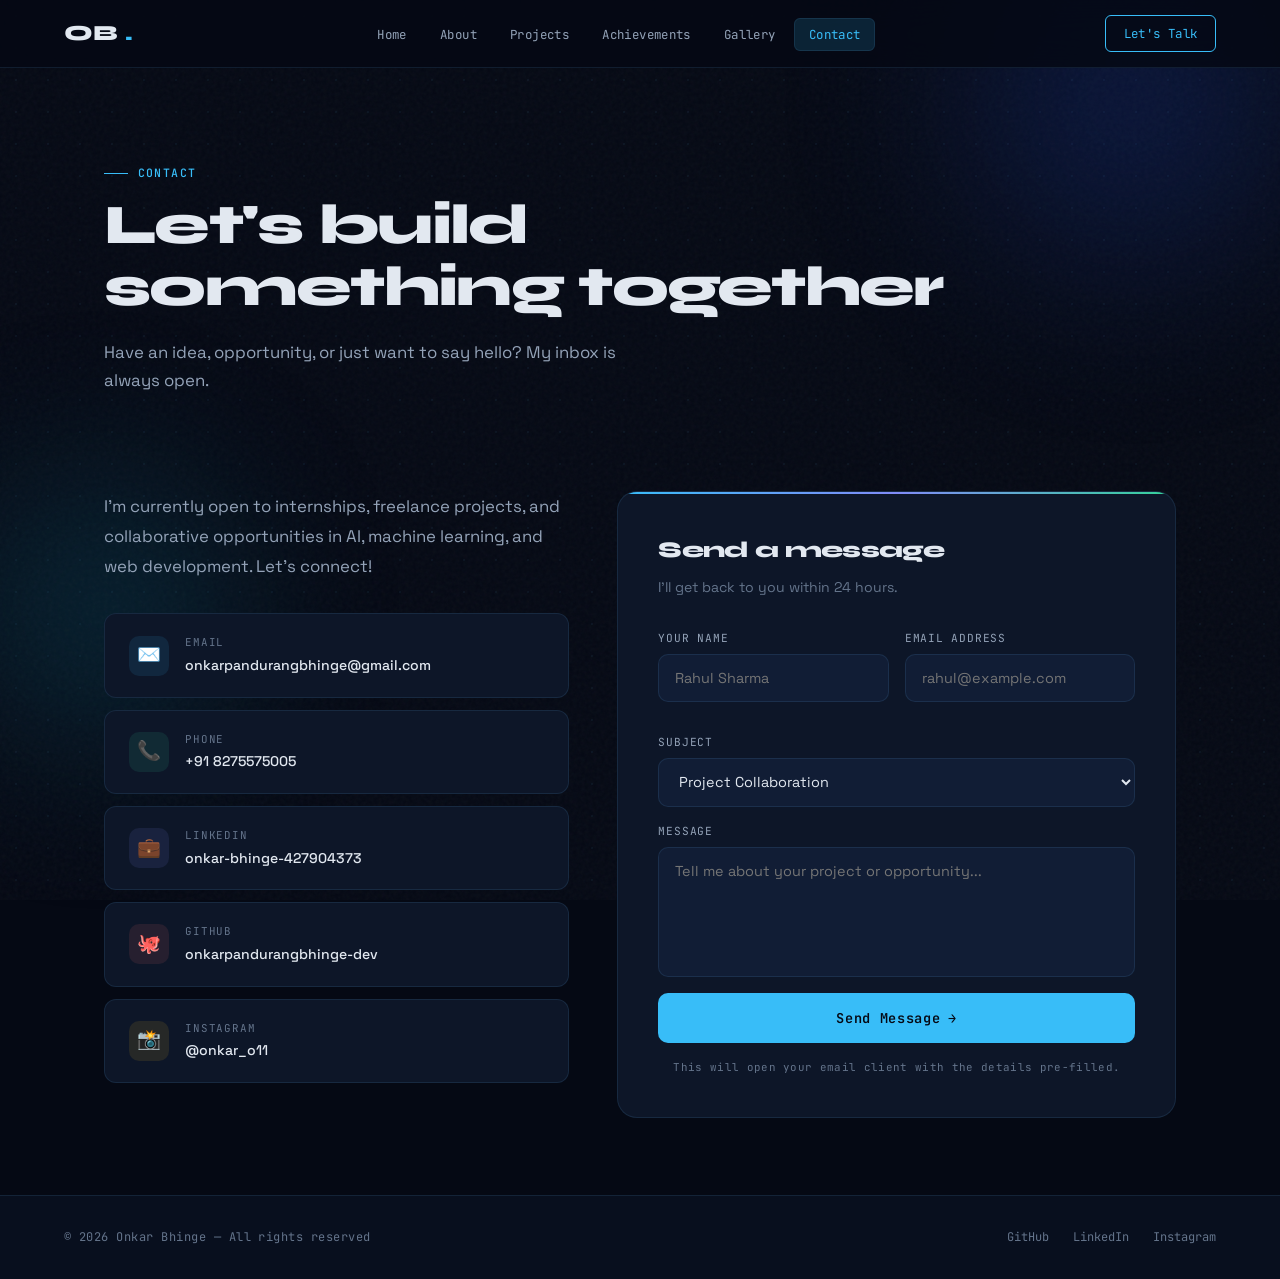
<file: contact.html>
<!DOCTYPE html>
<html lang="en">
<head>
<meta charset="UTF-8"/>
<meta name="viewport" content="width=device-width, initial-scale=1.0"/>
<title>Contact — Onkar Bhinge</title>
<link rel="stylesheet" href="style.css"/>
<style>
.contact-hero {
  padding: clamp(4rem, 8vw, 6rem) clamp(1.5rem, 5vw, 4rem) 3rem;
  max-width: 1200px;
  margin: 0 auto;
  position: relative;
  z-index: 1;
}

.contact-body {
  max-width: 1200px;
  margin: 0 auto;
  padding: 0 clamp(1.5rem, 5vw, 4rem) clamp(3rem, 6vw, 5rem);
  display: grid;
  grid-template-columns: 1fr 1.2fr;
  gap: 3rem;
  position: relative;
  z-index: 1;
}

/* LEFT: INFO */
.contact-info { display: flex; flex-direction: column; gap: 2rem; }

.contact-intro {
  font-size: 1.05rem;
  color: var(--text-dim);
  line-height: 1.8;
}

.contact-methods { display: flex; flex-direction: column; gap: 0.75rem; }

.contact-method {
  display: flex;
  align-items: center;
  gap: 1rem;
  padding: 1.25rem 1.5rem;
  background: var(--surface);
  border: 1px solid var(--border);
  border-radius: 12px;
  text-decoration: none;
  transition: border-color 0.25s, transform 0.2s;
}
.contact-method:hover {
  border-color: rgba(56,189,248,0.35);
  transform: translateX(4px);
}
.cm-icon {
  width: 40px; height: 40px;
  border-radius: 10px;
  display: flex;
  align-items: center;
  justify-content: center;
  font-size: 1.2rem;
  flex-shrink: 0;
}
.cm-icon-mail { background: rgba(56,189,248,0.1); }
.cm-icon-phone { background: rgba(52,211,153,0.1); }
.cm-icon-li { background: rgba(129,140,248,0.1); }
.cm-icon-gh { background: rgba(248,113,113,0.1); }
.cm-icon-ig { background: rgba(251,191,36,0.1); }
.cm-label {
  font-family: var(--font-mono);
  font-size: 0.68rem;
  letter-spacing: 0.08em;
  text-transform: uppercase;
  color: var(--text-muted);
  margin-bottom: 0.15rem;
}
.cm-value {
  font-size: 0.88rem;
  font-weight: 500;
  color: var(--text);
  word-break: break-all;
}

/* RIGHT: FORM */
.contact-form-wrap { }
.form-card {
  background: var(--surface);
  border: 1px solid var(--border);
  border-radius: 20px;
  padding: 2.5rem;
  position: relative;
  overflow: hidden;
}
.form-card::before {
  content: '';
  position: absolute;
  top: 0; left: 0; right: 0;
  height: 2px;
  background: linear-gradient(90deg, var(--accent), var(--accent2), var(--accent3));
}
.form-title {
  font-family: var(--font-display);
  font-size: 1.4rem;
  font-weight: 800;
  letter-spacing: -0.03em;
  color: var(--text);
  margin-bottom: 0.5rem;
}
.form-sub {
  font-size: 0.88rem;
  color: var(--text-muted);
  margin-bottom: 2rem;
}

.form-row {
  display: grid;
  grid-template-columns: 1fr 1fr;
  gap: 1rem;
  margin-bottom: 1rem;
}
.form-group {
  display: flex;
  flex-direction: column;
  gap: 0.4rem;
  margin-bottom: 1rem;
}
.form-group label {
  font-family: var(--font-mono);
  font-size: 0.7rem;
  letter-spacing: 0.07em;
  text-transform: uppercase;
  color: var(--text-dim);
}
.form-group input,
.form-group textarea,
.form-group select {
  background: var(--surface2);
  border: 1px solid var(--border);
  border-radius: 10px;
  padding: 0.85rem 1rem;
  color: var(--text);
  font-family: var(--font-body);
  font-size: 0.9rem;
  transition: border-color 0.2s, box-shadow 0.2s;
  outline: none;
  width: 100%;
  resize: none;
}
.form-group input:focus,
.form-group textarea:focus,
.form-group select:focus {
  border-color: rgba(56,189,248,0.5);
  box-shadow: 0 0 0 3px rgba(56,189,248,0.06);
}
.form-group textarea { min-height: 130px; }
.form-group select option { background: var(--surface2); }

.form-submit {
  width: 100%;
  background: var(--accent);
  color: var(--bg);
  border: none;
  border-radius: 10px;
  padding: 1rem;
  font-family: var(--font-mono);
  font-size: 0.85rem;
  font-weight: 600;
  letter-spacing: 0.05em;
  cursor: pointer;
  transition: all 0.2s;
  display: flex;
  align-items: center;
  justify-content: center;
  gap: 0.5rem;
  margin-top: 0.5rem;
}
.form-submit:hover {
  background: #7dd3fc;
  transform: translateY(-1px);
  box-shadow: 0 8px 32px rgba(56,189,248,0.25);
}
.form-submit:active { transform: translateY(0); }

.form-note {
  font-family: var(--font-mono);
  font-size: 0.68rem;
  color: var(--text-muted);
  text-align: center;
  margin-top: 1rem;
  letter-spacing: 0.03em;
}

/* Success msg */
.form-success {
  display: none;
  text-align: center;
  padding: 2rem 0;
}
.form-success.show { display: block; }
.success-icon {
  font-size: 2.5rem;
  margin-bottom: 1rem;
}
.success-title {
  font-family: var(--font-display);
  font-size: 1.3rem;
  font-weight: 800;
  color: var(--accent3);
  margin-bottom: 0.5rem;
}
.success-msg { font-size: 0.9rem; color: var(--text-dim); }

@media (max-width: 800px) {
  .contact-body { grid-template-columns: 1fr; }
  .form-row { grid-template-columns: 1fr; }
}
</style>
</head>
<body>
<div class="dot-grid"></div>
<div class="orb orb-1"></div>
<div class="orb orb-2"></div>

<nav id="navbar">
  <a href="index.html" class="nav-logo">OB<span>.</span></a>
  <ul class="nav-links" id="navLinks">
    <li><a href="index.html">Home</a></li>
    <li><a href="about.html">About</a></li>
    <li><a href="projects.html">Projects</a></li>
    <li><a href="achievements.html">Achievements</a></li>
    <li><a href="gallery.html">Gallery</a></li>
    <li><a href="contact.html" class="active">Contact</a></li>
  </ul>
  <a href="contact.html" class="nav-cta" id="navCta">Let's Talk</a>
  <button class="nav-burger" id="burger" aria-label="Toggle menu">
    <span></span><span></span><span></span>
  </button>
</nav>

<div class="page">
  <div class="contact-hero">
    <div class="section-eyebrow">Contact</div>
    <h1 class="section-title">Let's build<br/>something together</h1>
    <p class="section-subtitle">Have an idea, opportunity, or just want to say hello? My inbox is always open.</p>
  </div>

  <div class="contact-body">
    <!-- LEFT INFO -->
    <div class="contact-info">
      <p class="contact-intro">I'm currently open to internships, freelance projects, and collaborative opportunities in AI, machine learning, and web development. Let's connect!</p>

      <div class="contact-methods">
        <a href="mailto:onkarpandurangbhinge@gmail.com?subject=Hello Onkar&body=Hi Onkar, I came across your portfolio..." class="contact-method">
          <div class="cm-icon cm-icon-mail">✉️</div>
          <div>
            <div class="cm-label">Email</div>
            <div class="cm-value">onkarpandurangbhinge@gmail.com</div>
          </div>
        </a>
        <a href="tel:+918275575005" class="contact-method">
          <div class="cm-icon cm-icon-phone">📞</div>
          <div>
            <div class="cm-label">Phone</div>
            <div class="cm-value">+91 8275575005</div>
          </div>
        </a>
        <a href="https://www.linkedin.com/in/onkar-bhinge-427904373/" class="contact-method" target="_blank">
          <div class="cm-icon cm-icon-li">💼</div>
          <div>
            <div class="cm-label">LinkedIn</div>
            <div class="cm-value">onkar-bhinge-427904373</div>
          </div>
        </a>
        <a href="https://github.com/onkarpandurangbhinge-dev" class="contact-method" target="_blank">
          <div class="cm-icon cm-icon-gh">🐙</div>
          <div>
            <div class="cm-label">GitHub</div>
            <div class="cm-value">onkarpandurangbhinge-dev</div>
          </div>
        </a>
        <a href="https://www.instagram.com/onkar_o11" class="contact-method" target="_blank">
          <div class="cm-icon cm-icon-ig">📸</div>
          <div>
            <div class="cm-label">Instagram</div>
            <div class="cm-value">@onkar_o11</div>
          </div>
        </a>
      </div>
    </div>

    <!-- RIGHT FORM -->
    <div class="contact-form-wrap">
      <div class="form-card">
        <div id="formContent">
          <div class="form-title">Send a message</div>
          <div class="form-sub">I'll get back to you within 24 hours.</div>

          <form id="contactForm" onsubmit="handleSubmit(event)">
            <div class="form-row">
              <div class="form-group">
                <label for="name">Your Name</label>
                <input type="text" id="name" name="name" placeholder="Rahul Sharma" required/>
              </div>
              <div class="form-group">
                <label for="email">Email Address</label>
                <input type="email" id="email" name="email" placeholder="rahul@example.com" required/>
              </div>
            </div>
            <div class="form-group">
              <label for="subject">Subject</label>
              <select id="subject" name="subject">
                <option value="collaboration">Project Collaboration</option>
                <option value="internship">Internship Opportunity</option>
                <option value="freelance">Freelance Work</option>
                <option value="general">General Inquiry</option>
                <option value="other">Other</option>
              </select>
            </div>
            <div class="form-group">
              <label for="message">Message</label>
              <textarea id="message" name="message" placeholder="Tell me about your project or opportunity..." required></textarea>
            </div>
            <button type="submit" class="form-submit">
              Send Message <span>→</span>
            </button>
            <p class="form-note">This will open your email client with the details pre-filled.</p>
          </form>
        </div>

        <div class="form-success" id="formSuccess">
          <div class="success-icon">✅</div>
          <div class="success-title">Message ready to send!</div>
          <p class="success-msg" style="margin-top: 0.5rem;">Your email client should have opened. If not, email me directly at onkarpandurangbhinge@gmail.com</p>
        </div>
      </div>
    </div>
  </div>

  <footer>
    <p>© 2026 Onkar Bhinge — All rights reserved</p>
    <div class="footer-links">
      <a href="https://github.com/onkarpandurangbhinge-dev" target="_blank">GitHub</a>
      <a href="https://www.linkedin.com/in/onkar-bhinge-427904373/" target="_blank">LinkedIn</a>
      <a href="https://www.instagram.com/onkar_o11" target="_blank">Instagram</a>
    </div>
  </footer>
</div>

<script>
const burger = document.getElementById('burger');
const navLinks = document.getElementById('navLinks');
const navCta = document.getElementById('navCta');
burger.addEventListener('click', () => {
  navLinks.classList.toggle('open');
  navCta.classList.toggle('open-cta');
});

function handleSubmit(e) {
  e.preventDefault();
  const name = document.getElementById('name').value;
  const email = document.getElementById('email').value;
  const subject = document.getElementById('subject').options[document.getElementById('subject').selectedIndex].text;
  const message = document.getElementById('message').value;

  const mailTo = `mailto:onkarpandurangbhinge@gmail.com?subject=${encodeURIComponent(subject + ' from ' + name)}&body=${encodeURIComponent('Name: ' + name + '\nEmail: ' + email + '\n\n' + message)}`;
  window.location.href = mailTo;

  document.getElementById('formSuccess').classList.add('show');
  document.getElementById('contactForm').reset();
  setTimeout(() => document.getElementById('formSuccess').classList.remove('show'), 6000);
}
</script>
</body>
</html>
</file>
<file: style.css>
@import url('https://fonts.googleapis.com/css2?family=Space+Grotesk:wght@300;400;500;600;700&family=Syne:wght@400;500;600;700;800&family=JetBrains+Mono:wght@300;400;500&display=swap');

:root {
  --bg: #050914;
  --bg2: #080f1e;
  --surface: #0d1628;
  --surface2: #111d35;
  --border: rgba(99, 179, 237, 0.12);
  --accent: #38bdf8;
  --accent2: #818cf8;
  --accent3: #34d399;
  --text: #e2e8f0;
  --text-muted: #64748b;
  --text-dim: #94a3b8;
  --glow: rgba(56, 189, 248, 0.15);
  --font-display: 'Syne', sans-serif;
  --font-body: 'Space Grotesk', sans-serif;
  --font-mono: 'JetBrains Mono', monospace;
  --nav-h: 68px;
}

*, *::before, *::after { box-sizing: border-box; margin: 0; padding: 0; }

html { scroll-behavior: smooth; }

body {
  font-family: var(--font-body);
  background: var(--bg);
  color: var(--text);
  min-height: 100vh;
  overflow-x: hidden;
  line-height: 1.6;
}

/* ── NOISE TEXTURE ── */
body::before {
  content: '';
  position: fixed;
  inset: 0;
  background-image: url("data:image/svg+xml,%3Csvg viewBox='0 0 256 256' xmlns='http://www.w3.org/2000/svg'%3E%3Cfilter id='n'%3E%3CfeTurbulence type='fractalNoise' baseFrequency='0.9' numOctaves='4' stitchTiles='stitch'/%3E%3C/filter%3E%3Crect width='100%25' height='100%25' filter='url(%23n)' opacity='0.04'/%3E%3C/svg%3E");
  pointer-events: none;
  z-index: 0;
}

/* ── NAVIGATION ── */
nav {
  position: fixed;
  top: 0; left: 0; right: 0;
  height: var(--nav-h);
  background: rgba(5, 9, 20, 0.85);
  backdrop-filter: blur(20px);
  border-bottom: 1px solid var(--border);
  display: flex;
  align-items: center;
  justify-content: space-between;
  padding: 0 clamp(1.5rem, 5vw, 4rem);
  z-index: 100;
}

.nav-logo {
  font-family: var(--font-display);
  font-size: 1.35rem;
  font-weight: 800;
  color: var(--text);
  text-decoration: none;
  letter-spacing: -0.02em;
  display: flex;
  align-items: center;
  gap: 0.5rem;
}
.nav-logo span { color: var(--accent); }

.nav-links {
  display: flex;
  gap: 0.25rem;
  list-style: none;
}

.nav-links a {
  font-family: var(--font-mono);
  font-size: 0.78rem;
  font-weight: 400;
  color: var(--text-dim);
  text-decoration: none;
  padding: 0.45rem 0.85rem;
  border-radius: 6px;
  border: 1px solid transparent;
  transition: all 0.2s ease;
  letter-spacing: 0.03em;
}
.nav-links a:hover,
.nav-links a.active {
  color: var(--accent);
  border-color: var(--border);
  background: var(--glow);
}

.nav-cta {
  font-family: var(--font-mono);
  font-size: 0.78rem;
  color: var(--accent);
  border: 1px solid var(--accent);
  padding: 0.45rem 1.1rem;
  border-radius: 6px;
  text-decoration: none;
  transition: all 0.2s ease;
  letter-spacing: 0.03em;
}
.nav-cta:hover {
  background: var(--accent);
  color: var(--bg);
}

.nav-burger {
  display: none;
  background: none;
  border: none;
  cursor: pointer;
  flex-direction: column;
  gap: 5px;
  padding: 4px;
}
.nav-burger span {
  display: block;
  width: 22px; height: 2px;
  background: var(--text-dim);
  transition: 0.2s;
}

/* ── PAGE WRAPPER ── */
.page {
  padding-top: var(--nav-h);
  min-height: 100vh;
  position: relative;
  z-index: 1;
}

/* ── GRID DOTS BG ── */
.dot-grid {
  position: fixed;
  inset: 0;
  background-image: radial-gradient(circle, rgba(99,179,237,0.06) 1px, transparent 1px);
  background-size: 32px 32px;
  pointer-events: none;
  z-index: 0;
}

/* ── SECTION ── */
section {
  padding: clamp(3rem, 8vw, 6rem) clamp(1.5rem, 5vw, 4rem);
  max-width: 1200px;
  margin: 0 auto;
}

.section-eyebrow {
  font-family: var(--font-mono);
  font-size: 0.72rem;
  font-weight: 500;
  letter-spacing: 0.12em;
  color: var(--accent);
  text-transform: uppercase;
  margin-bottom: 0.75rem;
  display: flex;
  align-items: center;
  gap: 0.6rem;
}
.section-eyebrow::before {
  content: '';
  display: block;
  width: 24px; height: 1px;
  background: var(--accent);
}

.section-title {
  font-family: var(--font-display);
  font-size: clamp(2rem, 5vw, 3.5rem);
  font-weight: 800;
  line-height: 1.1;
  letter-spacing: -0.03em;
  color: var(--text);
  margin-bottom: 1.25rem;
}

.section-subtitle {
  font-size: 1.05rem;
  color: var(--text-dim);
  max-width: 520px;
  line-height: 1.7;
  margin-bottom: 3rem;
}

/* ── CARDS ── */
.card {
  background: var(--surface);
  border: 1px solid var(--border);
  border-radius: 16px;
  padding: 2rem;
  transition: border-color 0.25s ease, transform 0.25s ease;
  position: relative;
  overflow: hidden;
}
.card::before {
  content: '';
  position: absolute;
  top: 0; left: 0; right: 0;
  height: 1px;
  background: linear-gradient(90deg, transparent, var(--accent), transparent);
  opacity: 0;
  transition: opacity 0.25s ease;
}
.card:hover {
  border-color: rgba(56, 189, 248, 0.3);
  transform: translateY(-3px);
}
.card:hover::before { opacity: 1; }

/* ── BUTTONS ── */
.btn {
  display: inline-flex;
  align-items: center;
  gap: 0.5rem;
  font-family: var(--font-mono);
  font-size: 0.82rem;
  font-weight: 500;
  letter-spacing: 0.03em;
  padding: 0.75rem 1.5rem;
  border-radius: 8px;
  text-decoration: none;
  border: none;
  cursor: pointer;
  transition: all 0.2s ease;
}
.btn-primary {
  background: var(--accent);
  color: var(--bg);
}
.btn-primary:hover {
  background: #7dd3fc;
  transform: translateY(-1px);
  box-shadow: 0 8px 32px rgba(56, 189, 248, 0.3);
}
.btn-outline {
  background: transparent;
  color: var(--accent);
  border: 1px solid var(--accent);
}
.btn-outline:hover {
  background: var(--glow);
  transform: translateY(-1px);
}

/* ── TAGS / BADGES ── */
.tag {
  font-family: var(--font-mono);
  font-size: 0.7rem;
  font-weight: 500;
  padding: 0.3rem 0.7rem;
  border-radius: 100px;
  border: 1px solid;
  letter-spacing: 0.05em;
}
.tag-blue { color: var(--accent); border-color: rgba(56,189,248,0.3); background: rgba(56,189,248,0.06); }
.tag-purple { color: var(--accent2); border-color: rgba(129,140,248,0.3); background: rgba(129,140,248,0.06); }
.tag-green { color: var(--accent3); border-color: rgba(52,211,153,0.3); background: rgba(52,211,153,0.06); }

/* ── FOOTER ── */
footer {
  border-top: 1px solid var(--border);
  padding: 2rem clamp(1.5rem, 5vw, 4rem);
  display: flex;
  align-items: center;
  justify-content: space-between;
  flex-wrap: wrap;
  gap: 1rem;
  background: var(--bg2);
  position: relative;
  z-index: 1;
}
footer p {
  font-family: var(--font-mono);
  font-size: 0.75rem;
  color: var(--text-muted);
  letter-spacing: 0.04em;
}
.footer-links { display: flex; gap: 1.5rem; }
.footer-links a {
  font-family: var(--font-mono);
  font-size: 0.75rem;
  color: var(--text-muted);
  text-decoration: none;
  transition: color 0.2s;
}
.footer-links a:hover { color: var(--accent); }

/* ── GLOW ORBS ── */
.orb {
  position: fixed;
  border-radius: 50%;
  pointer-events: none;
  z-index: 0;
  filter: blur(80px);
  opacity: 0.35;
}
.orb-1 { width: 500px; height: 500px; background: radial-gradient(circle, #1e40af, transparent 70%); top: -150px; right: -100px; }
.orb-2 { width: 400px; height: 400px; background: radial-gradient(circle, #0e7490, transparent 70%); bottom: 10%; left: -100px; }

/* ── RESPONSIVE ── */
@media (max-width: 768px) {
  .nav-links, .nav-cta { display: none; }
  .nav-burger { display: flex; }
  .nav-links.open {
    display: flex;
    flex-direction: column;
    position: fixed;
    top: var(--nav-h);
    left: 0; right: 0;
    background: rgba(5,9,20,0.97);
    padding: 1.5rem;
    border-bottom: 1px solid var(--border);
    backdrop-filter: blur(20px);
  }
  .nav-links.open a { padding: 0.75rem 1rem; font-size: 0.9rem; }
  .nav-cta.open-cta { display: block; margin: 1rem 1.5rem; text-align: center; }
}

@media (prefers-reduced-motion: reduce) {
  *, *::before, *::after { animation: none !important; transition-duration: 0.01ms !important; }
}
</file>
